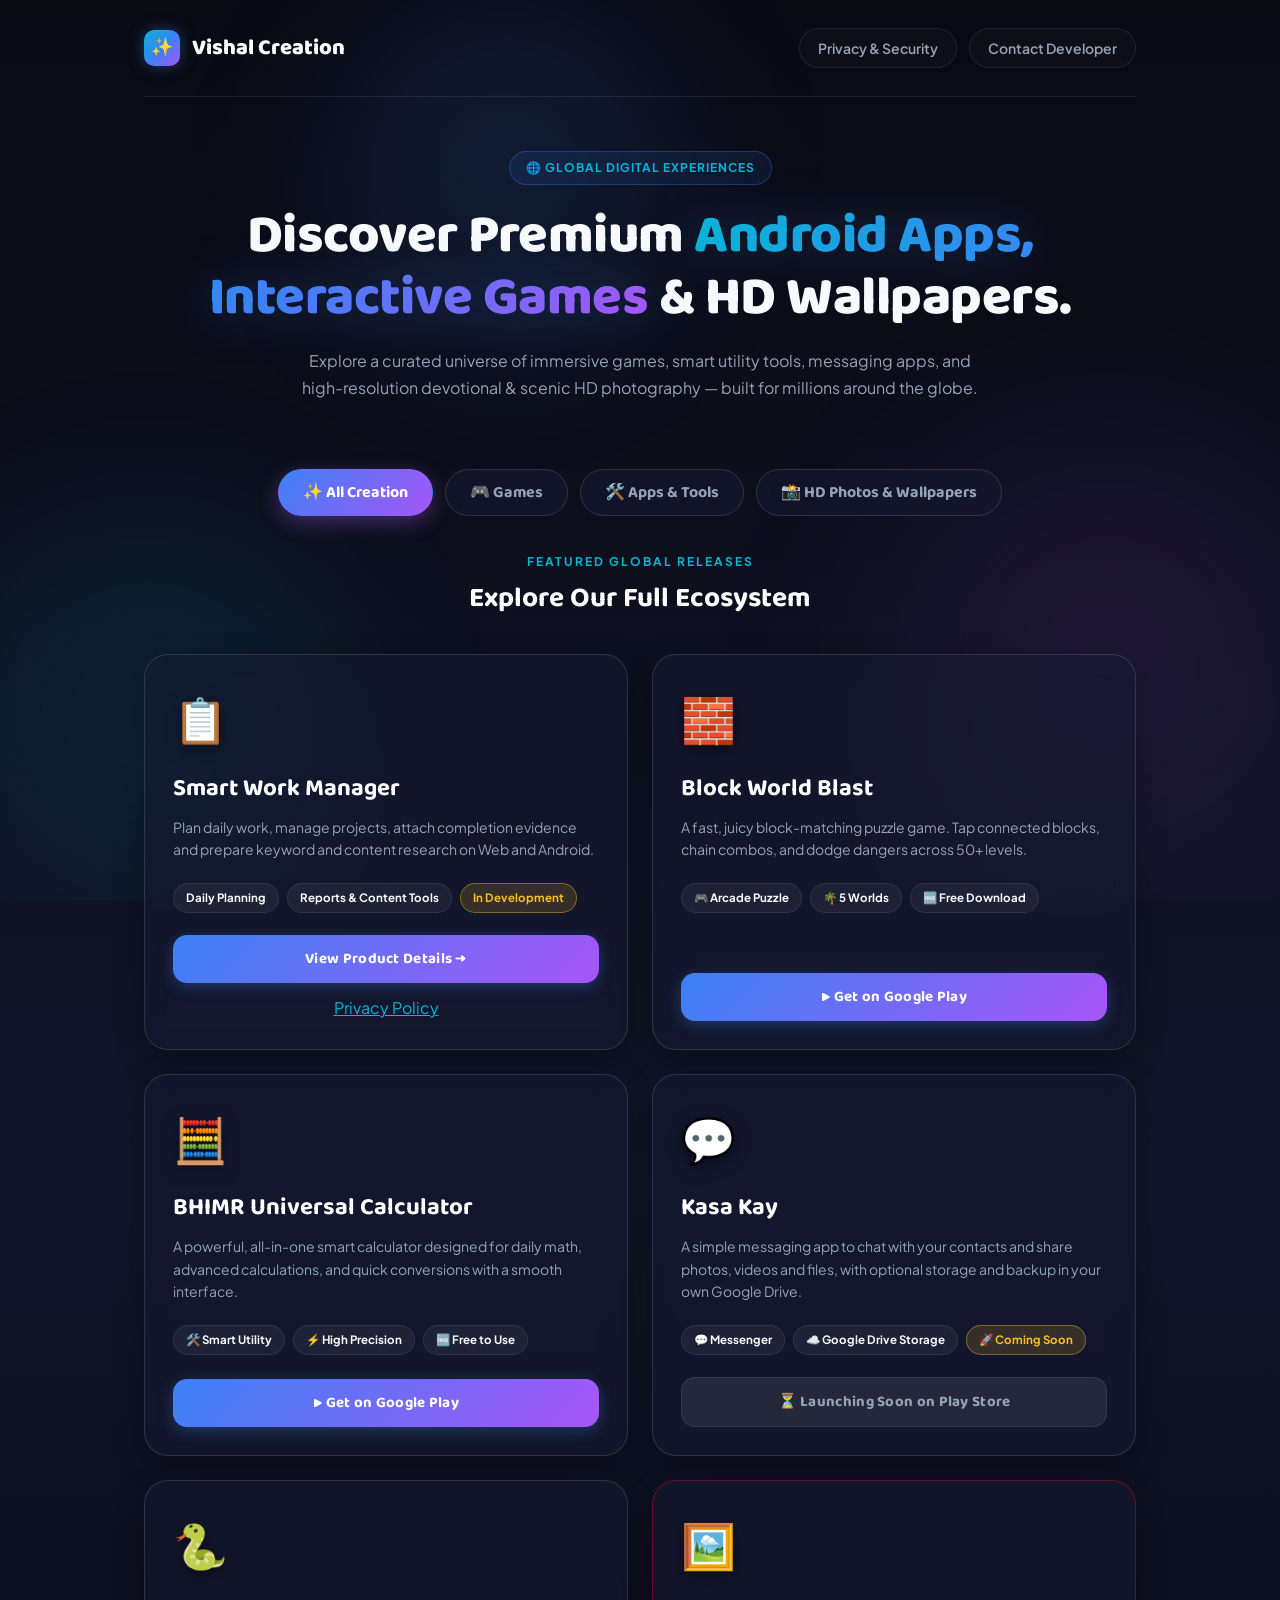
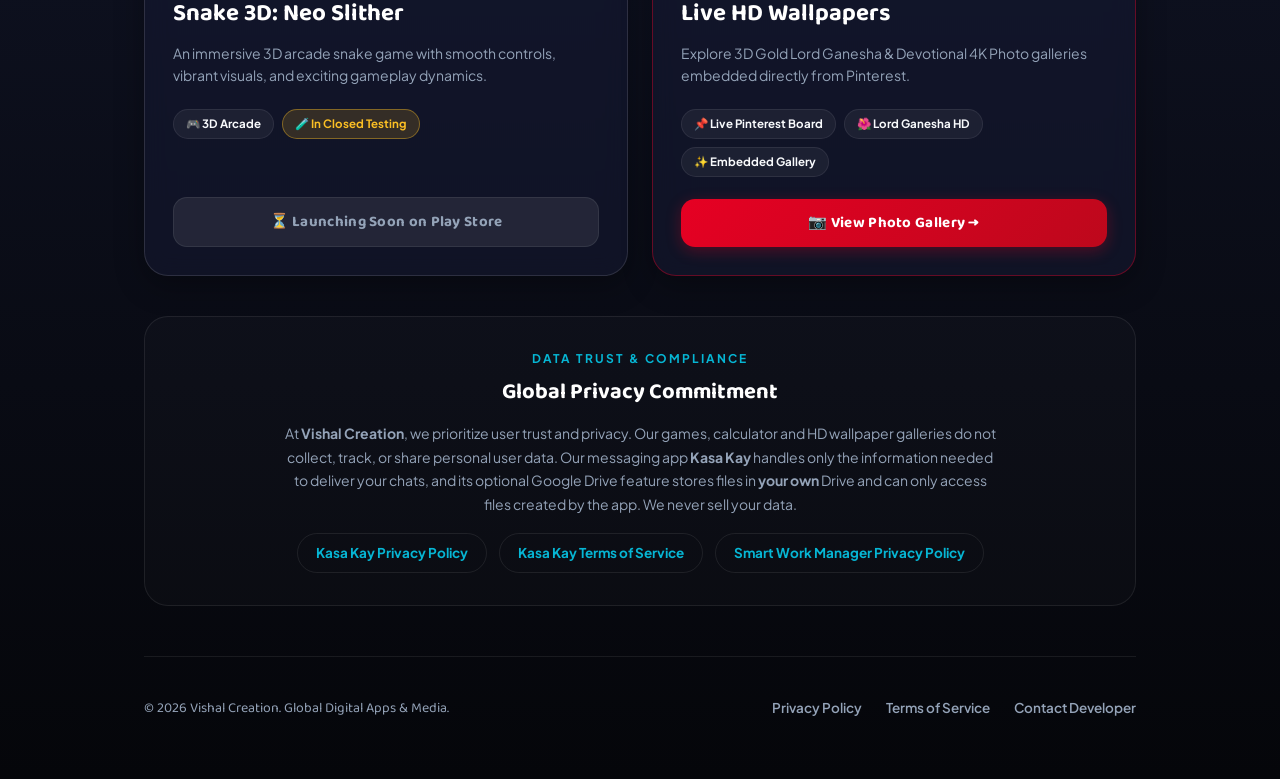
<file: index.html>
<!DOCTYPE html>
<html lang="en">
<head> 
<meta charset="UTF-8">
<meta name="viewport" content="width=device-width, initial-scale=1.0">
<title>Vishal Creation — Premium Apps, Interactive Games & HD Wallpapers</title>
<meta name="description" content="Explore a curated universe of immersive games, smart utility tools, messaging apps, and high-resolution devotional HD wallpapers created by Vishal Creation. Free on Google Play.">

<!-- Custom Favicon (✨ SVG Dynamic Favicon) -->
<link rel="icon" href="data:image/svg+xml,<svg xmlns=%22http://www.w3.org/2000/svg%22 viewBox=%220 0 100 100%22><text y=%22.9em%22 font-size=%2290%22>✨</text></svg>">

<!-- Pinterest Official JS Script -->
<script async defer src="https://assets.pinterest.com/js/pinit.js"></script>

<style>
@import url('https://fonts.googleapis.com/css2?family=Baloo+2:wght@600;700;800&family=Plus+Jakarta+Sans:wght@400;500;600;700;800&display=swap');

:root{
  --bg-top:#090a12;
  --bg-mid:#111528;
  --bg-bot:#05060a;
  
  --accent-blue:#3b82f6;
  --accent-cyan:#06b6d4;
  --accent-violet:#a855f7;
  --accent-gold:#fbbf24;
  --accent-pinterest:#e60023;
  
  --ink:#f8fafc;
  --muted:#94a3b8;
  --line:rgba(255, 255, 255, 0.08);
  --glass-bg:rgba(22, 27, 51, 0.55);
  --glass-border:rgba(255, 255, 255, 0.12);
}

*{margin:0;padding:0;box-sizing:border-box;}
html{scroll-behavior:smooth;}

body{
  font-family:'Plus Jakarta Sans', sans-serif;
  color:var(--ink);
  background:linear-gradient(180deg, var(--bg-top) 0%, var(--bg-mid) 50%, var(--bg-bot) 100%);
  min-height:100vh;
  overflow-x:hidden;
  line-height:1.6;
}

.nebula-glow{
  position:fixed; inset:0; z-index:0; pointer-events:none; overflow:hidden;
}
.glow-1{
  position:absolute; top:-10%; left:20%; width:500px; height:500px;
  background:radial-gradient(circle, rgba(59,130,246,0.18) 0%, rgba(0,0,0,0) 70%);
  filter:blur(60px); animation:pulse 12s infinite alternate ease-in-out;
}
.glow-2{
  position:absolute; top:40%; right:-10%; width:600px; height:600px;
  background:radial-gradient(circle, rgba(168,85,247,0.15) 0%, rgba(0,0,0,0) 70%);
  filter:blur(80px); animation:pulse 16s infinite alternate ease-in-out;
}
.glow-3{
  position:absolute; bottom:-10%; left:-10%; width:550px; height:550px;
  background:radial-gradient(circle, rgba(6,182,212,0.14) 0%, rgba(0,0,0,0) 70%);
  filter:blur(70px);
}

@keyframes pulse{
  0%{ transform:scale(1) translateY(0); opacity:0.7; }
  100%{ transform:scale(1.2) translateY(-30px); opacity:1; }
}

.wrap{ position:relative; z-index:1; max-width:1040px; margin:0 auto; padding:0 24px; }

nav{ display:flex; align-items:center; justify-content:space-between; padding:28px 0; border-bottom:1px solid var(--line); }
.brand{ display:flex; align-items:center; gap:12px; font-family:'Baloo 2', cursive; font-weight:800; font-size:22px; color:#fff; text-decoration:none; }
.brand .tile{
  width:36px; height:36px; border-radius:10px;
  background:linear-gradient(135deg, var(--accent-cyan), var(--accent-blue), var(--accent-violet));
  box-shadow:0 0 16px rgba(59,130,246,0.4);
  display:flex; align-items:center; justify-content:center; font-size:18px;
}
.nav-links{ display:flex; gap:12px; }
nav a.nav-link{
  color:var(--muted); text-decoration:none; font-size:14px; font-weight:600;
  border:1px solid var(--line); padding:8px 18px; border-radius:100px;
  background:rgba(255,255,255,0.02);
  transition:all .25s ease;
}
nav a.nav-link:hover{ border-color:var(--accent-cyan); color:#fff; box-shadow:0 0 12px rgba(6,182,212,0.25); }

.hero{ padding:54px 0 36px; text-align:center; }
.hero-badge{
  display:inline-flex; align-items:center; gap:8px;
  padding:6px 16px; border-radius:100px; font-size:12px; font-weight:700;
  letter-spacing:1px; text-transform:uppercase;
  background:rgba(59,130,246,0.1); border:1px solid rgba(59,130,246,0.3);
  color:var(--accent-cyan); margin-bottom:20px;
}
h1{
  font-family:'Baloo 2', cursive; font-weight:800; letter-spacing:-0.5px;
  font-size:clamp(32px, 5.5vw, 54px); line-height:1.15; margin-bottom:18px;
}
h1 .glow-word{
  background:linear-gradient(120deg, var(--accent-cyan), var(--accent-blue), var(--accent-violet));
  -webkit-background-clip:text; background-clip:text; -webkit-text-fill-color:transparent;
  filter:drop-shadow(0 0 25px rgba(59,130,246,0.3));
}
.lede{ font-size:16px; color:var(--muted); max-width:680px; margin:0 auto 32px; font-weight:400; line-height:1.7; }

.category-nav{
  display:flex; justify-content:center; gap:12px; flex-wrap:wrap; margin-bottom:36px;
}
.cat-btn{
  font-family:'Baloo 2', cursive; font-size:16px; font-weight:700;
  padding:10px 24px; border-radius:100px; border:1px solid var(--glass-border);
  background:var(--glass-bg); color:var(--muted); cursor:pointer;
  backdrop-filter:blur(10px); transition:all 0.25s ease; display:flex; align-items:center; gap:8px;
}
.cat-btn:hover{ border-color:var(--accent-blue); color:#fff; transform:translateY(-2px); }
.cat-btn.active{
  background:linear-gradient(135deg, var(--accent-blue), var(--accent-violet));
  color:#fff; border-color:transparent;
  box-shadow:0 6px 20px rgba(168,85,247,0.35);
}

.tab-content{ display:none; }
.tab-content.active{ display:block; animation:fadeIn 0.35s ease-out; }

@keyframes fadeIn{ from{opacity:0; transform:translateY(12px);} to{opacity:1; transform:translateY(0);} }

.section-head{ text-align:center; margin-bottom:32px; }
.eyebrow{
  font-size:12px; letter-spacing:2px; text-transform:uppercase; font-weight:700;
  color:var(--accent-cyan); margin-bottom:6px;
}
.section-title{ font-family:'Baloo 2', cursive; font-size:28px; font-weight:700; color:#fff; }

.apps-grid{ display:grid; grid-template-columns:1fr 1fr; gap:24px; }
.app-card{
  border-radius:24px; padding:28px; border:1px solid var(--glass-border);
  background:var(--glass-bg); backdrop-filter:blur(12px);
  display:flex; flex-direction:column; justify-content:space-between;
  transition:all .25s ease; box-shadow:0 10px 30px rgba(0,0,0,0.3);
}
.app-card:hover{ transform:translateY(-6px); border-color:rgba(59,130,246,0.5); box-shadow:0 15px 35px rgba(59,130,246,0.15); }
.app-icon{ font-size:44px; margin-bottom:16px; filter:drop-shadow(0 4px 8px rgba(0,0,0,0.5)); }
.app-title{ font-family:'Baloo 2', cursive; font-weight:700; font-size:24px; margin-bottom:8px; color:#fff; }
.app-desc{ font-size:14px; color:var(--muted); margin-bottom:22px; line-height:1.6; }

.badges{ display:flex; gap:8px; flex-wrap:wrap; margin-bottom:22px; }
.badge{
  font-size:11.5px; font-weight:700; color:var(--ink);
  background:rgba(255,255,255,0.05); border:1px solid var(--line);
  padding:5px 12px; border-radius:100px;
}
.badge-warning{
  background:rgba(251,191,36,0.15); border-color:rgba(251,191,36,0.4); color:var(--accent-gold);
}

.btn{
  font-family:'Baloo 2', cursive; font-weight:700; font-size:15px;
  padding:12px 22px; border-radius:14px; text-decoration:none; letter-spacing:.3px;
  display:inline-flex; align-items:center; justify-content:center; gap:8px; transition:all .2s ease;
  cursor:pointer; border:none;
}
.btn-primary{
  background:linear-gradient(135deg, var(--accent-blue), var(--accent-violet)); color:#fff;
  box-shadow:0 4px 15px rgba(59,130,246,0.3); width:100%;
}
.btn-primary:hover{ box-shadow:0 6px 20px rgba(168,85,247,0.4); transform:translateY(-2px); }

.btn-disabled{
  background:rgba(255,255,255,0.08); color:var(--muted); border:1px solid var(--line);
  cursor:not-allowed; width:100%;
}
.btn-disabled:hover{ transform:none; box-shadow:none; }

.btn-pinterest{
  background:linear-gradient(135deg, #e60023, #bd081c); color:#fff;
  box-shadow:0 4px 15px rgba(230,0,35,0.3); width:100%;
}
.btn-pinterest:hover{ box-shadow:0 6px 20px rgba(230,0,35,0.5); transform:translateY(-2px); }

/* Embedded Pinterest Board Styling */
.pinterest-embed-grid {
  display: flex;
  justify-content: center;
  gap: 24px;
  flex-wrap: wrap;
}
.pinterest-card {
  border-radius: 20px;
  padding: 16px;
  background: var(--glass-bg);
  border: 1px solid var(--glass-border);
  backdrop-filter: blur(12px);
  text-align: center;
}

.privacy-card{
  border-radius:24px; padding:32px; border:1px solid var(--line);
  background:rgba(255,255,255,0.02); text-align:center; margin-top:20px;
}
.privacy-links{ margin-top:16px; display:flex; gap:12px; justify-content:center; flex-wrap:wrap; }
.privacy-links a{
  color:var(--accent-cyan); text-decoration:none; font-size:13.5px; font-weight:700;
  border:1px solid var(--line); padding:8px 18px; border-radius:100px;
}
.privacy-links a:hover{ border-color:var(--accent-cyan); }
footer{
  padding:40px 0 60px; border-top:1px solid var(--line); margin-top:50px;
  display:flex; justify-content:space-between; align-items:center; flex-wrap:wrap; gap:16px;
}
.foot-brand{ font-size:14px; color:var(--muted); font-family:'Baloo 2', cursive; }
.foot-links{ display:flex; gap:24px; flex-wrap:wrap; }
.foot-links a{ color:var(--muted); text-decoration:none; font-size:13.5px; font-weight:600; transition:color .2s; }
.foot-links a:hover{ color:var(--accent-cyan); }

@media (max-width:768px){
  .apps-grid{ grid-template-columns:1fr; }
  nav{ flex-direction:column; gap:16px; text-align:center; }
}
</style>
</head>
<body>

<div class="nebula-glow">
  <div class="glow-1"></div>
  <div class="glow-2"></div>
  <div class="glow-3"></div>
</div>

<div class="wrap">

  <nav>
    <a href="/" class="brand">
      <span class="tile">✨</span>
      Vishal Creation
    </a>
    <div class="nav-links">
      <a class="nav-link" href="#privacy">Privacy & Security</a>
      <a class="nav-link" href="mailto:vishalmsk5@gmail.com">Contact Developer</a>
    </div>
  </nav>

  <section class="hero">
    <div class="hero-badge">🌐 Global Digital Experiences</div>
    <h1>Discover Premium <span class="glow-word">Android Apps, Interactive Games</span> & HD Wallpapers.</h1>
    <p class="lede">Explore a curated universe of immersive games, smart utility tools, messaging apps, and high-resolution devotional & scenic HD photography — built for millions around the globe.</p>
  </section>

  <div class="category-nav">
    <button class="cat-btn active" onclick="switchTab('all', this)">✨ All Creation</button>
    <button class="cat-btn" onclick="switchTab('games', this)">🎮 Games</button>
    <button class="cat-btn" onclick="switchTab('tools', this)">🛠️ Apps & Tools</button>
    <button class="cat-btn" onclick="switchTab('photos', this)">📸 HD Photos & Wallpapers</button>
  </div>

  <!-- Tab 1: All Creation -->
  <div id="all-tab" class="tab-content active">
    <section style="margin-bottom: 40px;">
      <div class="section-head">
        <div class="eyebrow">Featured Global Releases</div>
        <div class="section-title">Explore Our Full Ecosystem</div>
      </div>

      <div class="apps-grid">
        <!-- Smart Work Manager: opens its own product page -->
        <article class="app-card">
          <div><div class="app-icon" aria-hidden="true">📋</div><h2 class="app-title"><a href="/smart-work-manager/" style="color:inherit;text-decoration:none">Smart Work Manager</a></h2><p class="app-desc">Plan daily work, manage projects, attach completion evidence and prepare keyword and content research on Web and Android.</p><div class="badges"><span class="badge">Daily Planning</span><span class="badge">Reports &amp; Content Tools</span><span class="badge badge-warning">In Development</span></div></div>
          <a class="btn btn-primary" href="/smart-work-manager/">View Product Details →</a>
          <a href="/smart-work-manager/privacy-policy.html" style="color:var(--accent-cyan);text-align:center;margin-top:12px">Privacy Policy</a>
        </article>

        <div class="app-card">
          <div>
            <div class="app-icon">🧱</div>
            <div class="app-title">Block World Blast</div>
            <p class="app-desc">A fast, juicy block-matching puzzle game. Tap connected blocks, chain combos, and dodge dangers across 50+ levels.</p>
            <div class="badges">
              <span class="badge">🎮 Arcade Puzzle</span>
              <span class="badge">🌴 5 Worlds</span>
              <span class="badge">🆓 Free Download</span>
            </div>
          </div>
          <a class="btn btn-primary" href="https://play.google.com/store/apps/details?id=com.blockworldblast.game" target="_blank" rel="noopener">▶ Get on Google Play</a>
        </div>

        <div class="app-card">
          <div>
            <div class="app-icon">🧮</div>
            <div class="app-title">BHIMR Universal Calculator</div>
            <p class="app-desc">A powerful, all-in-one smart calculator designed for daily math, advanced calculations, and quick conversions with a smooth interface.</p>
            <div class="badges">
              <span class="badge">🛠️ Smart Utility</span>
              <span class="badge">⚡ High Precision</span>
              <span class="badge">🆓 Free to Use</span>
            </div>
          </div>
          <a class="btn btn-primary" href="https://play.google.com/store/apps/details?id=com.bhimcalculator.app" target="_blank" rel="noopener">▶ Get on Google Play</a>
        </div>

        <!-- Kasa Kay Messenger -->
        <div class="app-card">
          <div>
            <div class="app-icon">💬</div>
            <div class="app-title">Kasa Kay</div>
            <p class="app-desc">A simple messaging app to chat with your contacts and share photos, videos and files, with optional storage and backup in your own Google Drive.</p>
            <div class="badges">
              <span class="badge">💬 Messenger</span>
              <span class="badge">☁️ Google Drive Storage</span>
              <span class="badge badge-warning">🚀 Coming Soon</span>
            </div>
          </div>
          <!-- Play Store var public zalyavar 'btn-primary' ani Play Store link activate kara -->
          <button class="btn btn-disabled" onclick="alert('Kasa Kay will be available on Google Play soon!')">⏳ Launching Soon on Play Store</button>
        </div>

        <!-- Snake 3D Game (Status: Closed Testing / Coming Soon for Public) -->
        <div class="app-card">
          <div>
            <div class="app-icon">🐍</div>
            <div class="app-title">Snake 3D: Neo Slither</div>
            <p class="app-desc">An immersive 3D arcade snake game with smooth controls, vibrant visuals, and exciting gameplay dynamics.</p>
            <div class="badges">
              <span class="badge">🎮 3D Arcade</span>
              <span class="badge badge-warning">🧪 In Closed Testing</span>
            </div>
          </div>
          <!-- Public launch chya nantar 'btn-primary' ani Play Store link activate kara -->
          <button class="btn btn-disabled" onclick="alert('Snake 3D: Neo Slither is currently in closed testing track and will be released publicly soon!')">⏳ Launching Soon on Play Store</button>
        </div>

        <div class="app-card" style="border-color: rgba(230,0,35,0.4);">
          <div>
            <div class="app-icon">🖼️</div>
            <div class="app-title">Live HD Wallpapers</div>
            <p class="app-desc">Explore 3D Gold Lord Ganesha & Devotional 4K Photo galleries embedded directly from Pinterest.</p>
            <div class="badges">
              <span class="badge">📌 Live Pinterest Board</span>
              <span class="badge">🌺 Lord Ganesha HD</span>
              <span class="badge">✨ Embedded Gallery</span>
            </div>
          </div>
          <button class="btn btn-pinterest" onclick="switchToPhotosTab()">📷 View Photo Gallery →</button>
        </div>
      </div>
    </section>
  </div>

  <!-- Tab 2: Games -->
  <div id="games-tab" class="tab-content">
    <section style="margin-bottom: 40px;">
      <div class="section-head">
        <div class="eyebrow">Interactive Gaming Hub</div>
        <div class="section-title">Android Games</div>
      </div>
      
      <div class="apps-grid">
        <div class="app-card">
          <div>
            <div class="app-icon">🧱</div>
            <div class="app-title">Block World Blast</div>
            <p class="app-desc">A fast, juicy block-matching puzzle game. Tap connected blocks, chain combos, and dodge dangers across 50+ levels.</p>
            <div class="badges">
              <span class="badge">🌴 5 Worlds</span>
              <span class="badge">🎯 Daily Challenge</span>
              <span class="badge">🆓 Free to Play</span>
            </div>
          </div>
          <a class="btn btn-primary" href="https://play.google.com/store/apps/details?id=com.blockworldblast.game" target="_blank" rel="noopener">▶ Get on Google Play</a>
        </div>

        <!-- Snake 3D Game -->
        <div class="app-card">
          <div>
            <div class="app-icon">🐍</div>
            <div class="app-title">Snake 3D: Neo Slither</div>
            <p class="app-desc">An immersive 3D arcade snake game with smooth controls, vibrant visuals, and exciting gameplay dynamics.</p>
            <div class="badges">
              <span class="badge">🎮 3D Arcade</span>
              <span class="badge badge-warning">⏳ Coming Soon</span>
            </div>
          </div>
          <button class="btn btn-disabled" onclick="alert('Snake 3D: Neo Slither is currently in closed testing track and will be released publicly soon!')">⏳ Launching Soon on Play Store</button>
        </div>
      </div>
    </section>
  </div>

  <!-- Tab 3: Apps & Tools -->
  <div id="tools-tab" class="tab-content">
    <section style="margin-bottom: 40px;">
      <div class="section-head">
        <div class="eyebrow">Productivity & Communication</div>
        <div class="section-title">Apps & Smart Tools</div>
      </div>
      
      <div class="apps-grid">
        <!-- Smart Work Manager: opens its own product page -->
        <article class="app-card">
          <div><div class="app-icon" aria-hidden="true">📋</div><h2 class="app-title"><a href="/smart-work-manager/" style="color:inherit;text-decoration:none">Smart Work Manager</a></h2><p class="app-desc">Plan daily work, manage projects, attach completion evidence and prepare keyword and content research on Web and Android.</p><div class="badges"><span class="badge">Daily Planning</span><span class="badge">Reports &amp; Content Tools</span><span class="badge badge-warning">In Development</span></div></div>
          <a class="btn btn-primary" href="/smart-work-manager/">View Product Details →</a>
          <a href="/smart-work-manager/privacy-policy.html" style="color:var(--accent-cyan);text-align:center;margin-top:12px">Privacy Policy</a>
        </article>

        <div class="app-card">
          <div>
            <div class="app-icon">🧮</div>
            <div class="app-title">BHIMR Universal Calculator</div>
            <p class="app-desc">A powerful, all-in-one smart calculator designed for daily math, advanced calculations, and quick conversions with a smooth and clean user interface.</p>
            <div class="badges">
              <span class="badge">🔢 Smart Math</span>
              <span class="badge">⚡ Fast & Accurate</span>
              <span class="badge">🆓 Free Utility</span>
            </div>
          </div>
          <a class="btn btn-primary" href="https://play.google.com/store/apps/details?id=com.bhimcalculator.app" target="_blank" rel="noopener">▶ Get on Google Play</a>
        </div>

        <div class="app-card">
          <div>
            <div class="app-icon">💬</div>
            <div class="app-title">Kasa Kay</div>
            <p class="app-desc">A simple messaging app to chat with your contacts and share photos, videos and files, with optional storage and backup in your own Google Drive.</p>
            <div class="badges">
              <span class="badge">💬 Messenger</span>
              <span class="badge">☁️ Google Drive Storage</span>
              <span class="badge badge-warning">🚀 Coming Soon</span>
            </div>
          </div>
          <button class="btn btn-disabled" onclick="alert('Kasa Kay will be available on Google Play soon!')">⏳ Launching Soon on Play Store</button>
        </div>

        <div class="app-card" style="border-style: dashed; background: rgba(255,255,255,0.01);">
          <div>
            <div class="app-icon">🚀</div>
            <div class="app-title">More Tools Coming Soon</div>
            <p class="app-desc">We are actively developing new utility applications and smart everyday productivity tools for global Android users.</p>
            <div class="badges">
              <span class="badge">⚙️ In Development</span>
              <span class="badge">🌟 Stay Tuned</span>
            </div>
          </div>
        </div>
      </div>
    </section>
  </div>

  <!-- Tab 4: Embedded Pinterest Wallpapers -->
  <div id="photos-tab" class="tab-content">
    <section style="margin-bottom: 40px;">
      <div class="section-head">
        <div class="eyebrow">Embedded Galleries</div>
        <div class="section-title">Live Lord Ganesha & Devotional Wallpapers</div>
      </div>

      <div class="pinterest-embed-grid">
        
        <!-- Embedded Board 1: Lord Ganesha HD Wallpapers -->
        <div class="pinterest-card">
          <h3 style="font-family:'Baloo 2', cursive; margin-bottom:12px; color:#fff;">🌺 Lord Ganesha HD Wallpapers</h3>
          <a data-pin-do="embedBoard" 
             data-pin-board-width="380" 
             data-pin-scale-height="400" 
             data-pin-scale-width="120" 
             href="https://www.pinterest.com/vishalmsk5/lord-ganesha-hd-wallpapers/">
          </a>
        </div>

        <!-- Embedded Board 2: Hanuman HD Photos -->
        <div class="pinterest-card">
          <h3 style="font-family:'Baloo 2', cursive; margin-bottom:12px; color:#fff;">🚩 Hanuman HD Photos</h3>
          <a data-pin-do="embedBoard" 
             data-pin-board-width="380" 
             data-pin-scale-height="400" 
             data-pin-scale-width="120" 
             href="https://www.pinterest.com/vishalmsk5/hanuman/">
          </a>
        </div>

      </div>

      <div style="text-align:center; margin-top:30px; color:var(--muted); font-size:14px; font-weight:600;">
        ✨ HD Divine Wallpapers loaded dynamically straight from Pinterest!
      </div>
    </section>
  </div>

  <section class="privacy-card" id="privacy">
    <div class="eyebrow">Data Trust & Compliance</div>
    <div class="section-title" style="font-size:22px; margin-bottom:12px;">Global Privacy Commitment</div>
    <p style="color: var(--muted); max-width: 720px; margin: 0 auto; font-size:14px; line-height:1.7;">
      At <strong>Vishal Creation</strong>, we prioritize user trust and privacy. Our games, calculator and HD wallpaper galleries do not collect, track, or share personal user data. Our messaging app <strong>Kasa Kay</strong> handles only the information needed to deliver your chats, and its optional Google Drive feature stores files in <strong>your own</strong> Drive and can only access files created by the app. We never sell your data.
    </p>
    <div class="privacy-links">
      <a href="/privacy-kasa-kay.html">Kasa Kay Privacy Policy</a>
      <a href="/terms-kasa-kay.html">Kasa Kay Terms of Service</a>
      <a href="/smart-work-manager/privacy-policy.html">Smart Work Manager Privacy Policy</a>
    </div>
  </section>
    
  <footer>
    <div class="foot-brand">© 2026 Vishal Creation. Global Digital Apps & Media.</div>
    <div class="foot-links">
      <a href="/privacy-kasa-kay.html">Privacy Policy</a>
      <a href="/terms-kasa-kay.html">Terms of Service</a>
      <a href="mailto:vishalmsk5@gmail.com">Contact Developer</a>
    </div>
  </footer>

</div>

<script>
  function switchTab(tabName, btn) {
    document.querySelectorAll('.tab-content').forEach(tab => {
      tab.classList.remove('active');
    });
    document.querySelectorAll('.cat-btn').forEach(b => {
      b.classList.remove('active');
    });

    const selectedTab = document.getElementById(tabName + '-tab');
    if(selectedTab){
      selectedTab.classList.add('active');
    }
    
    if(btn){
      btn.classList.add('active');
    }
  }

  function switchToPhotosTab() {
    const photoBtn = document.querySelectorAll('.cat-btn')[3];
    switchTab('photos', photoBtn);
  }
</script>

</body>
</html>
</file>
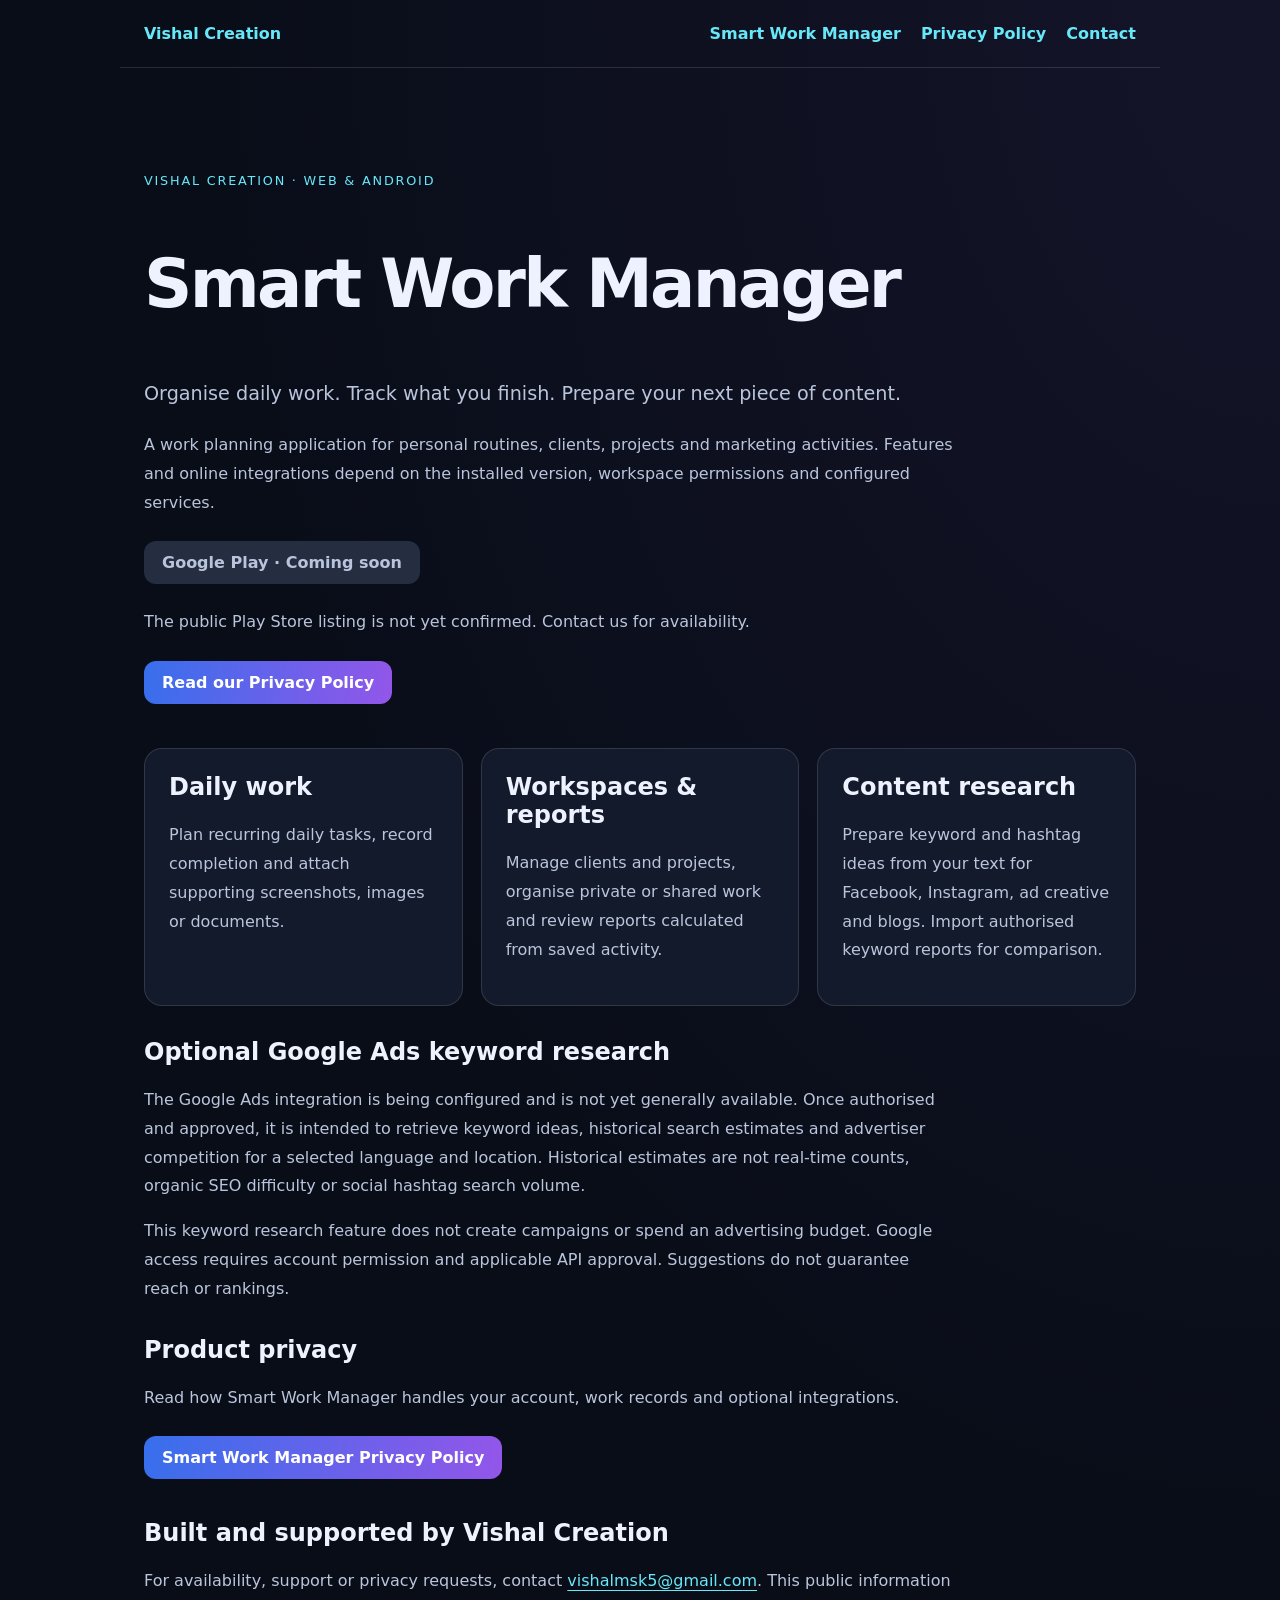
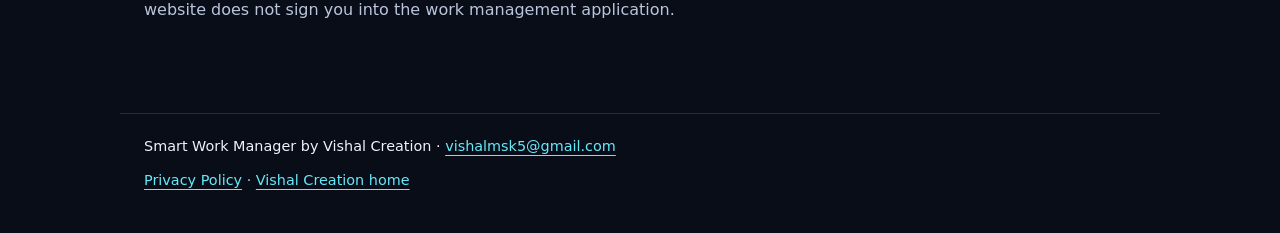
<file: smart-work-manager/index.html>
<!doctype html>
<html lang="en"><head><meta charset="utf-8"><meta name="viewport" content="width=device-width,initial-scale=1"><title>Smart Work Manager | Vishal Creation</title><meta name="description" content="Plan daily work, track completion and prepare content research with Smart Work Manager for Web and Android."><link rel="stylesheet" href="./styles.css"><link rel="canonical" href="https://vishalcreation.online/smart-work-manager/"></head><body><header><a href="/">Vishal Creation</a><nav aria-label="Main"><a href="./">Smart Work Manager</a><a href="./privacy-policy.html">Privacy Policy</a><a href="mailto:vishalmsk5@gmail.com">Contact</a></nav></header><main><section class="hero"><p class="eyebrow">Vishal Creation · Web &amp; Android</p><h1>Smart Work Manager</h1><p class="lead">Organise daily work. Track what you finish. Prepare your next piece of content.</p><p>A work planning application for personal routines, clients, projects and marketing activities. Features and online integrations depend on the installed version, workspace permissions and configured services.</p><a class="button" id="play-store-link" hidden target="_blank" rel="noopener noreferrer">Get on Google Play</a><span class="button" id="play-store-pending" aria-disabled="true">Google Play · Coming soon</span><p id="play-store-status">The public Play Store listing is not yet confirmed. Contact us for availability.</p><a class="button" href="./privacy-policy.html">Read our Privacy Policy</a></section><section class="grid" aria-label="Application features"><article class="card"><h2>Daily work</h2><p>Plan recurring daily tasks, record completion and attach supporting screenshots, images or documents.</p></article><article class="card"><h2>Workspaces &amp; reports</h2><p>Manage clients and projects, organise private or shared work and review reports calculated from saved activity.</p></article><article class="card"><h2>Content research</h2><p>Prepare keyword and hashtag ideas from your text for Facebook, Instagram, ad creative and blogs. Import authorised keyword reports for comparison.</p></article></section><section><h2>Optional Google Ads keyword research</h2><p>The Google Ads integration is being configured and is not yet generally available. Once authorised and approved, it is intended to retrieve keyword ideas, historical search estimates and advertiser competition for a selected language and location. Historical estimates are not real-time counts, organic SEO difficulty or social hashtag search volume.</p><p>This keyword research feature does not create campaigns or spend an advertising budget. Google access requires account permission and applicable API approval. Suggestions do not guarantee reach or rankings.</p><h2>Product privacy</h2><p>Read how Smart Work Manager handles your account, work records and optional integrations.</p><a class="button" href="./privacy-policy.html">Smart Work Manager Privacy Policy</a><h2>Built and supported by Vishal Creation</h2><p>For availability, support or privacy requests, contact <a href="mailto:vishalmsk5@gmail.com">vishalmsk5@gmail.com</a>. This public information website does not sign you into the work management application.</p></section></main><footer>Smart Work Manager by Vishal Creation · <a href="mailto:vishalmsk5@gmail.com">vishalmsk5@gmail.com</a><p><a href="./privacy-policy.html">Privacy Policy</a> · <a href="/">Vishal Creation home</a></p></footer><script src="./product-config.js"></script><script src="./product-page.js"></script></body></html>
</file>
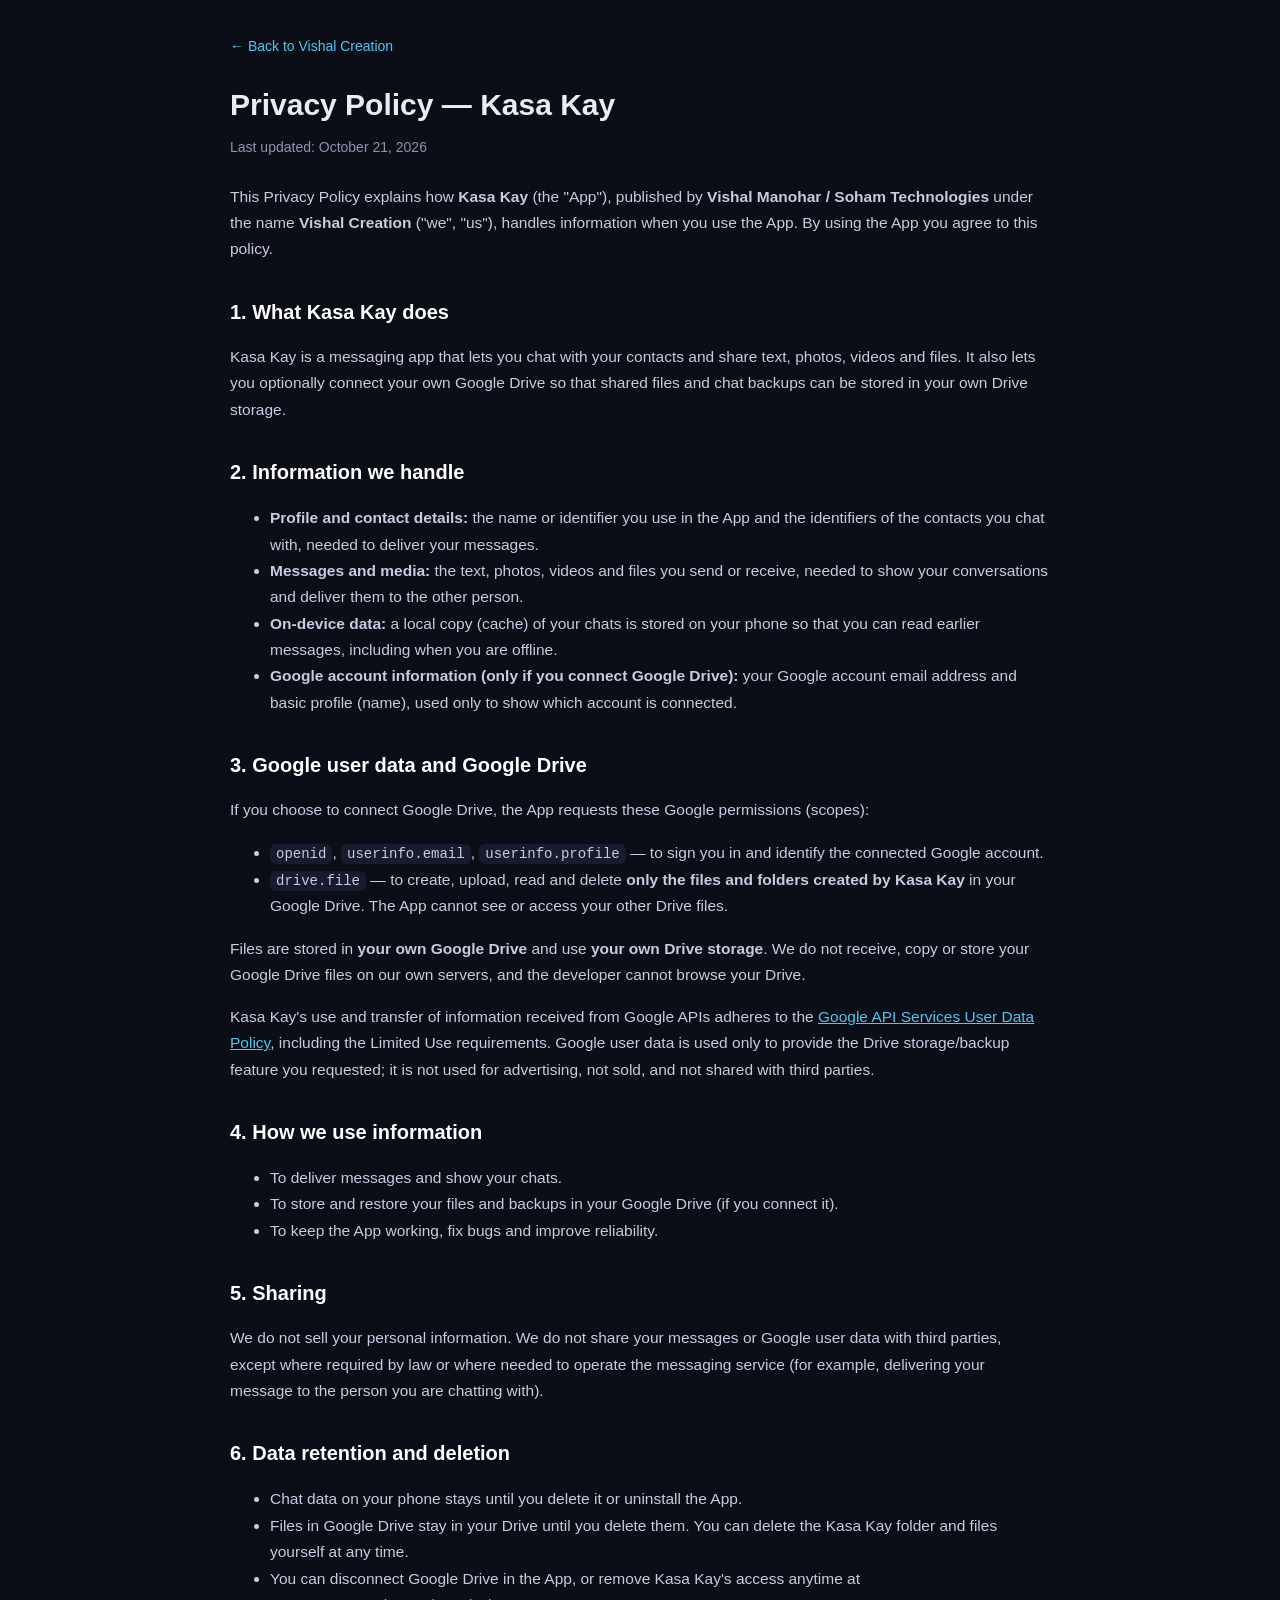
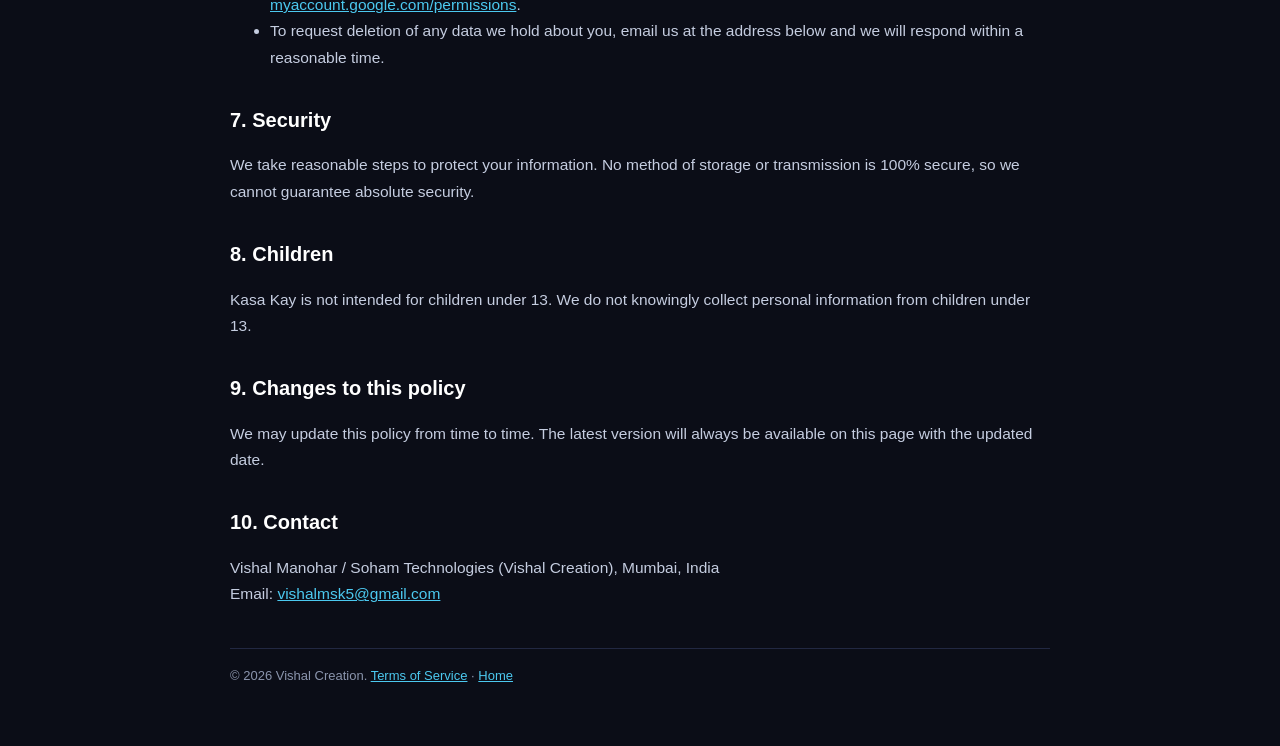
<file: privacy-kasa-kay.html>
<!DOCTYPE html>
<html lang="en">
<head>
<meta charset="UTF-8">
<meta name="viewport" content="width=device-width, initial-scale=1.0">
<title>Privacy Policy — Kasa Kay | Vishal Creation</title>
<meta name="description" content="Privacy Policy for the Kasa Kay messaging app by Vishal Creation / Soham Technologies.">
<style>
  body{font-family:-apple-system,"Segoe UI",Roboto,Arial,sans-serif;background:#0b0d17;color:#e8ecf5;line-height:1.7;margin:0;padding:0}
  .wrap{max-width:820px;margin:0 auto;padding:32px 22px 60px}
  a{color:#4cc9f0}
  h1{font-size:30px;margin:0 0 6px}
  h2{font-size:20px;margin:32px 0 8px;color:#fff}
  p,li{color:#c5cde0;font-size:15.5px}
  .meta{color:#8b95ad;font-size:14px;margin-bottom:24px}
  .back{display:inline-block;margin-bottom:20px;font-size:14px;text-decoration:none}
  code{background:#171b2e;padding:2px 6px;border-radius:6px;font-size:14px}
  footer{margin-top:40px;border-top:1px solid #222842;padding-top:16px;color:#8b95ad;font-size:13px}
</style>
</head>
<body>
<div class="wrap">
  <a class="back" href="/">&larr; Back to Vishal Creation</a>
  <h1>Privacy Policy — Kasa Kay</h1>
  <div class="meta">Last updated: October 21, 2026</div>

  <p>This Privacy Policy explains how <strong>Kasa Kay</strong> (the "App"), published by <strong>Vishal Manohar / Soham Technologies</strong> under the name <strong>Vishal Creation</strong> ("we", "us"), handles information when you use the App. By using the App you agree to this policy.</p>

  <h2>1. What Kasa Kay does</h2>
  <p>Kasa Kay is a messaging app that lets you chat with your contacts and share text, photos, videos and files. It also lets you optionally connect your own Google Drive so that shared files and chat backups can be stored in your own Drive storage.</p>

  <h2>2. Information we handle</h2>
  <ul>
    <li><strong>Profile and contact details:</strong> the name or identifier you use in the App and the identifiers of the contacts you chat with, needed to deliver your messages.</li>
    <li><strong>Messages and media:</strong> the text, photos, videos and files you send or receive, needed to show your conversations and deliver them to the other person.</li>
    <li><strong>On-device data:</strong> a local copy (cache) of your chats is stored on your phone so that you can read earlier messages, including when you are offline.</li>
    <li><strong>Google account information (only if you connect Google Drive):</strong> your Google account email address and basic profile (name), used only to show which account is connected.</li>
  </ul>

  <h2>3. Google user data and Google Drive</h2>
  <p>If you choose to connect Google Drive, the App requests these Google permissions (scopes):</p>
  <ul>
    <li><code>openid</code>, <code>userinfo.email</code>, <code>userinfo.profile</code> — to sign you in and identify the connected Google account.</li>
    <li><code>drive.file</code> — to create, upload, read and delete <strong>only the files and folders created by Kasa Kay</strong> in your Google Drive. The App cannot see or access your other Drive files.</li>
  </ul>
  <p>Files are stored in <strong>your own Google Drive</strong> and use <strong>your own Drive storage</strong>. We do not receive, copy or store your Google Drive files on our own servers, and the developer cannot browse your Drive.</p>
  <p>Kasa Kay's use and transfer of information received from Google APIs adheres to the <a href="https://developers.google.com/terms/api-services-user-data-policy" target="_blank" rel="noopener">Google API Services User Data Policy</a>, including the Limited Use requirements. Google user data is used only to provide the Drive storage/backup feature you requested; it is not used for advertising, not sold, and not shared with third parties.</p>

  <h2>4. How we use information</h2>
  <ul>
    <li>To deliver messages and show your chats.</li>
    <li>To store and restore your files and backups in your Google Drive (if you connect it).</li>
    <li>To keep the App working, fix bugs and improve reliability.</li>
  </ul>

  <h2>5. Sharing</h2>
  <p>We do not sell your personal information. We do not share your messages or Google user data with third parties, except where required by law or where needed to operate the messaging service (for example, delivering your message to the person you are chatting with).</p>

  <h2>6. Data retention and deletion</h2>
  <ul>
    <li>Chat data on your phone stays until you delete it or uninstall the App.</li>
    <li>Files in Google Drive stay in your Drive until you delete them. You can delete the Kasa Kay folder and files yourself at any time.</li>
    <li>You can disconnect Google Drive in the App, or remove Kasa Kay's access anytime at <a href="https://myaccount.google.com/permissions" target="_blank" rel="noopener">myaccount.google.com/permissions</a>.</li>
    <li>To request deletion of any data we hold about you, email us at the address below and we will respond within a reasonable time.</li>
  </ul>

  <h2>7. Security</h2>
  <p>We take reasonable steps to protect your information. No method of storage or transmission is 100% secure, so we cannot guarantee absolute security.</p>

  <h2>8. Children</h2>
  <p>Kasa Kay is not intended for children under 13. We do not knowingly collect personal information from children under 13.</p>

  <h2>9. Changes to this policy</h2>
  <p>We may update this policy from time to time. The latest version will always be available on this page with the updated date.</p>

  <h2>10. Contact</h2>
  <p>Vishal Manohar / Soham Technologies (Vishal Creation), Mumbai, India<br>
  Email: <a href="mailto:vishalmsk5@gmail.com">vishalmsk5@gmail.com</a></p>

  <footer>
    &copy; 2026 Vishal Creation. <a href="/terms-kasa-kay.html">Terms of Service</a> &middot; <a href="/">Home</a>
  </footer>
</div>
</body>
</html>
</file>
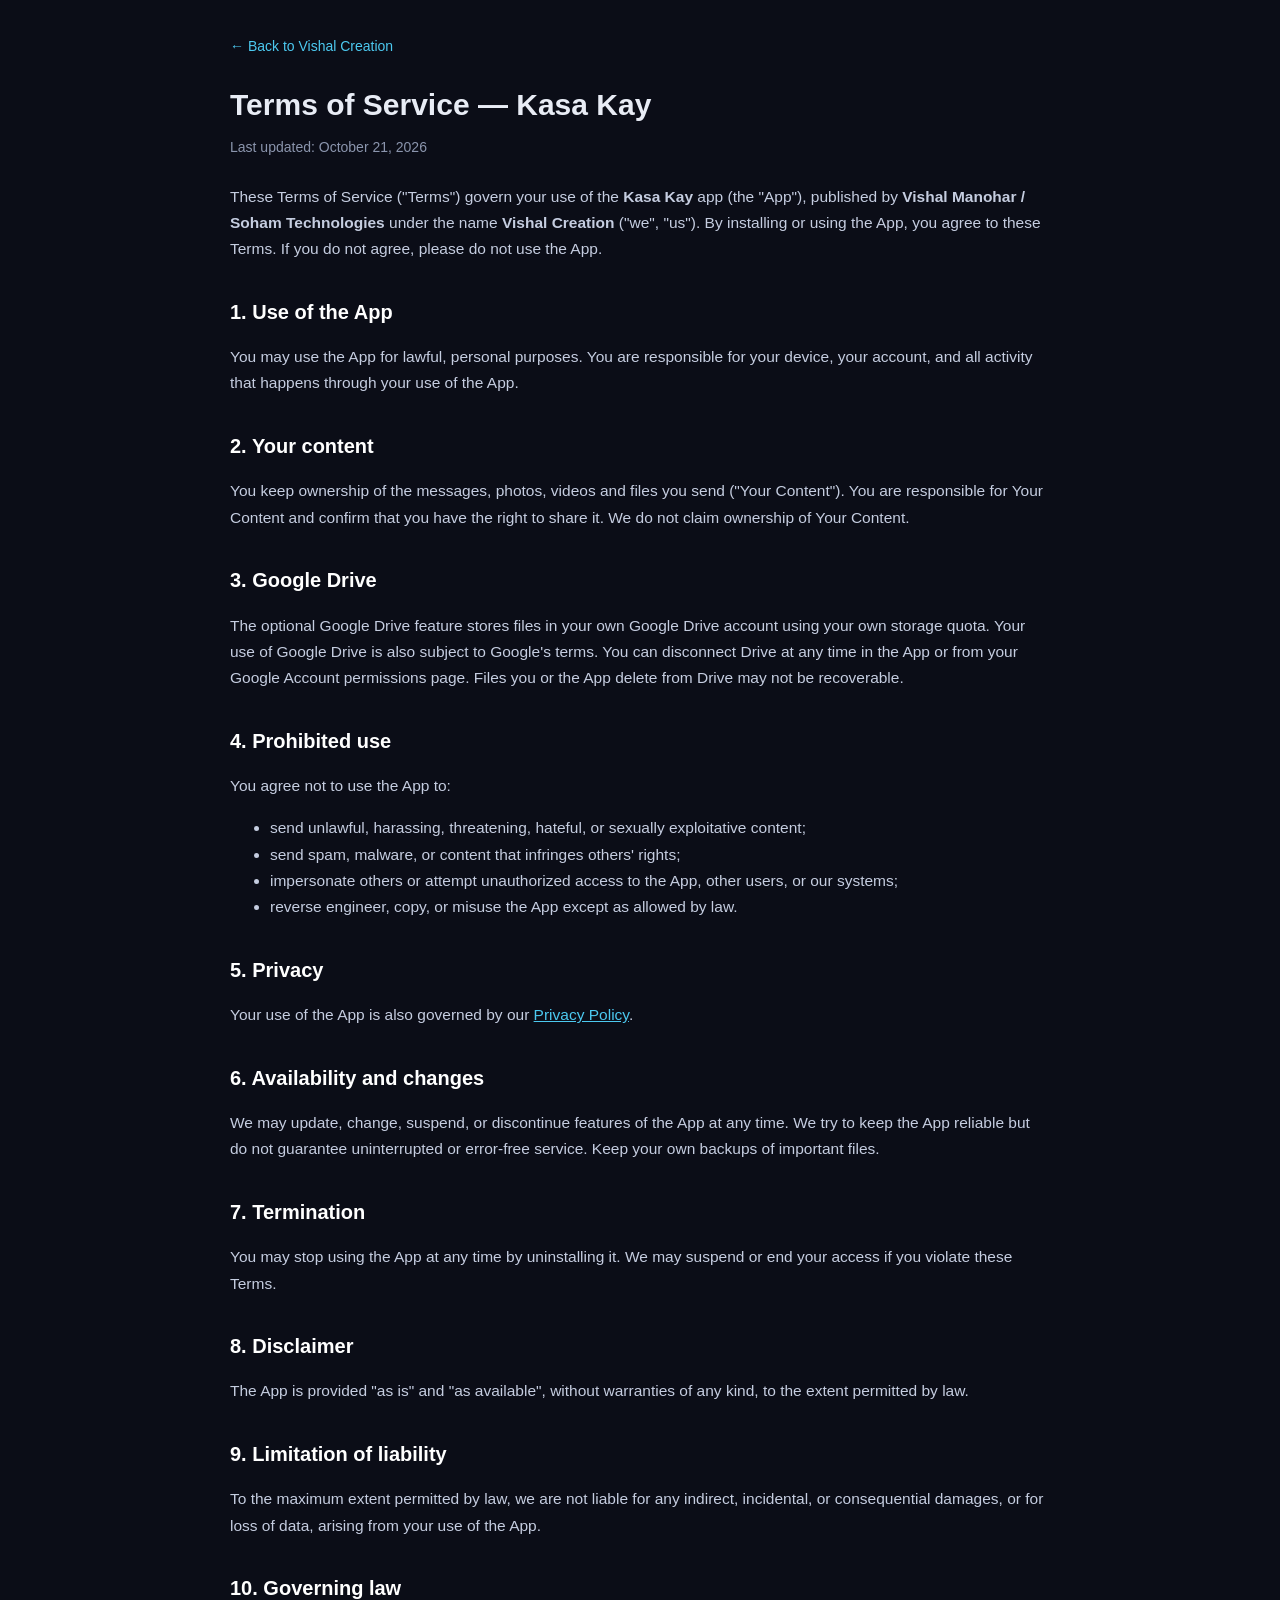
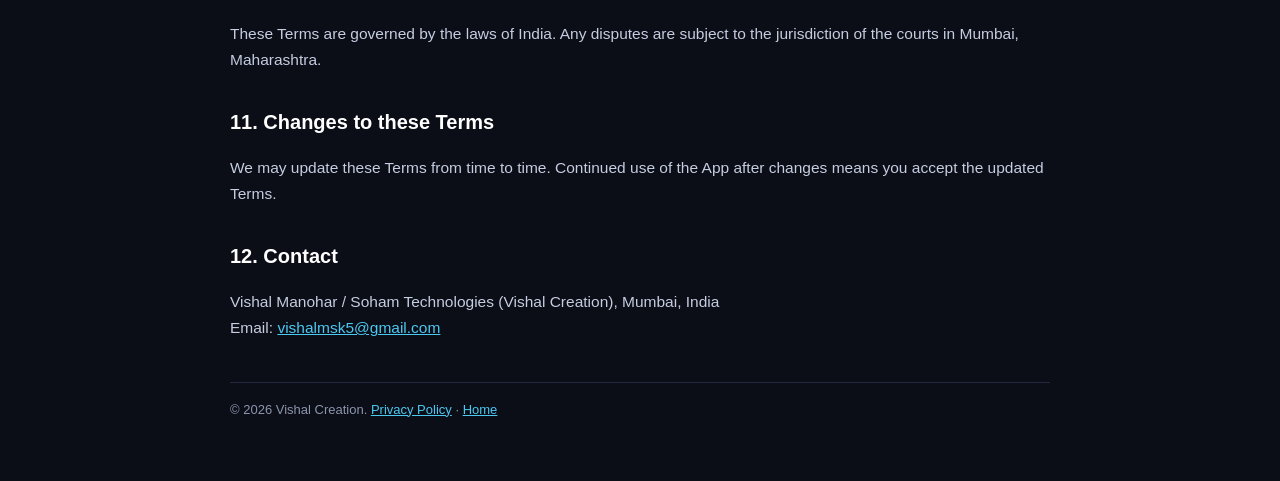
<file: terms-kasa-kay.html>
<!DOCTYPE html>
<html lang="en">
<head>
<meta charset="UTF-8">
<meta name="viewport" content="width=device-width, initial-scale=1.0">
<title>Terms of Service — Kasa Kay | Vishal Creation</title>
<meta name="description" content="Terms of Service for the Kasa Kay messaging app by Vishal Creation / Soham Technologies.">
<style>
  body{font-family:-apple-system,"Segoe UI",Roboto,Arial,sans-serif;background:#0b0d17;color:#e8ecf5;line-height:1.7;margin:0;padding:0}
  .wrap{max-width:820px;margin:0 auto;padding:32px 22px 60px}
  a{color:#4cc9f0}
  h1{font-size:30px;margin:0 0 6px}
  h2{font-size:20px;margin:32px 0 8px;color:#fff}
  p,li{color:#c5cde0;font-size:15.5px}
  .meta{color:#8b95ad;font-size:14px;margin-bottom:24px}
  .back{display:inline-block;margin-bottom:20px;font-size:14px;text-decoration:none}
  footer{margin-top:40px;border-top:1px solid #222842;padding-top:16px;color:#8b95ad;font-size:13px}
</style>
</head>
<body>
<div class="wrap">
  <a class="back" href="/">&larr; Back to Vishal Creation</a>
  <h1>Terms of Service — Kasa Kay</h1>
  <div class="meta">Last updated: October 21, 2026</div>

  <p>These Terms of Service ("Terms") govern your use of the <strong>Kasa Kay</strong> app (the "App"), published by <strong>Vishal Manohar / Soham Technologies</strong> under the name <strong>Vishal Creation</strong> ("we", "us"). By installing or using the App, you agree to these Terms. If you do not agree, please do not use the App.</p>

  <h2>1. Use of the App</h2>
  <p>You may use the App for lawful, personal purposes. You are responsible for your device, your account, and all activity that happens through your use of the App.</p>

  <h2>2. Your content</h2>
  <p>You keep ownership of the messages, photos, videos and files you send ("Your Content"). You are responsible for Your Content and confirm that you have the right to share it. We do not claim ownership of Your Content.</p>

  <h2>3. Google Drive</h2>
  <p>The optional Google Drive feature stores files in your own Google Drive account using your own storage quota. Your use of Google Drive is also subject to Google's terms. You can disconnect Drive at any time in the App or from your Google Account permissions page. Files you or the App delete from Drive may not be recoverable.</p>

  <h2>4. Prohibited use</h2>
  <p>You agree not to use the App to:</p>
  <ul>
    <li>send unlawful, harassing, threatening, hateful, or sexually exploitative content;</li>
    <li>send spam, malware, or content that infringes others' rights;</li>
    <li>impersonate others or attempt unauthorized access to the App, other users, or our systems;</li>
    <li>reverse engineer, copy, or misuse the App except as allowed by law.</li>
  </ul>

  <h2>5. Privacy</h2>
  <p>Your use of the App is also governed by our <a href="/privacy-kasa-kay.html">Privacy Policy</a>.</p>

  <h2>6. Availability and changes</h2>
  <p>We may update, change, suspend, or discontinue features of the App at any time. We try to keep the App reliable but do not guarantee uninterrupted or error-free service. Keep your own backups of important files.</p>

  <h2>7. Termination</h2>
  <p>You may stop using the App at any time by uninstalling it. We may suspend or end your access if you violate these Terms.</p>

  <h2>8. Disclaimer</h2>
  <p>The App is provided "as is" and "as available", without warranties of any kind, to the extent permitted by law.</p>

  <h2>9. Limitation of liability</h2>
  <p>To the maximum extent permitted by law, we are not liable for any indirect, incidental, or consequential damages, or for loss of data, arising from your use of the App.</p>

  <h2>10. Governing law</h2>
  <p>These Terms are governed by the laws of India. Any disputes are subject to the jurisdiction of the courts in Mumbai, Maharashtra.</p>

  <h2>11. Changes to these Terms</h2>
  <p>We may update these Terms from time to time. Continued use of the App after changes means you accept the updated Terms.</p>

  <h2>12. Contact</h2>
  <p>Vishal Manohar / Soham Technologies (Vishal Creation), Mumbai, India<br>
  Email: <a href="mailto:vishalmsk5@gmail.com">vishalmsk5@gmail.com</a></p>

  <footer>
    &copy; 2026 Vishal Creation. <a href="/privacy-kasa-kay.html">Privacy Policy</a> &middot; <a href="/">Home</a>
  </footer>
</div>
</body>
</html>
</file>
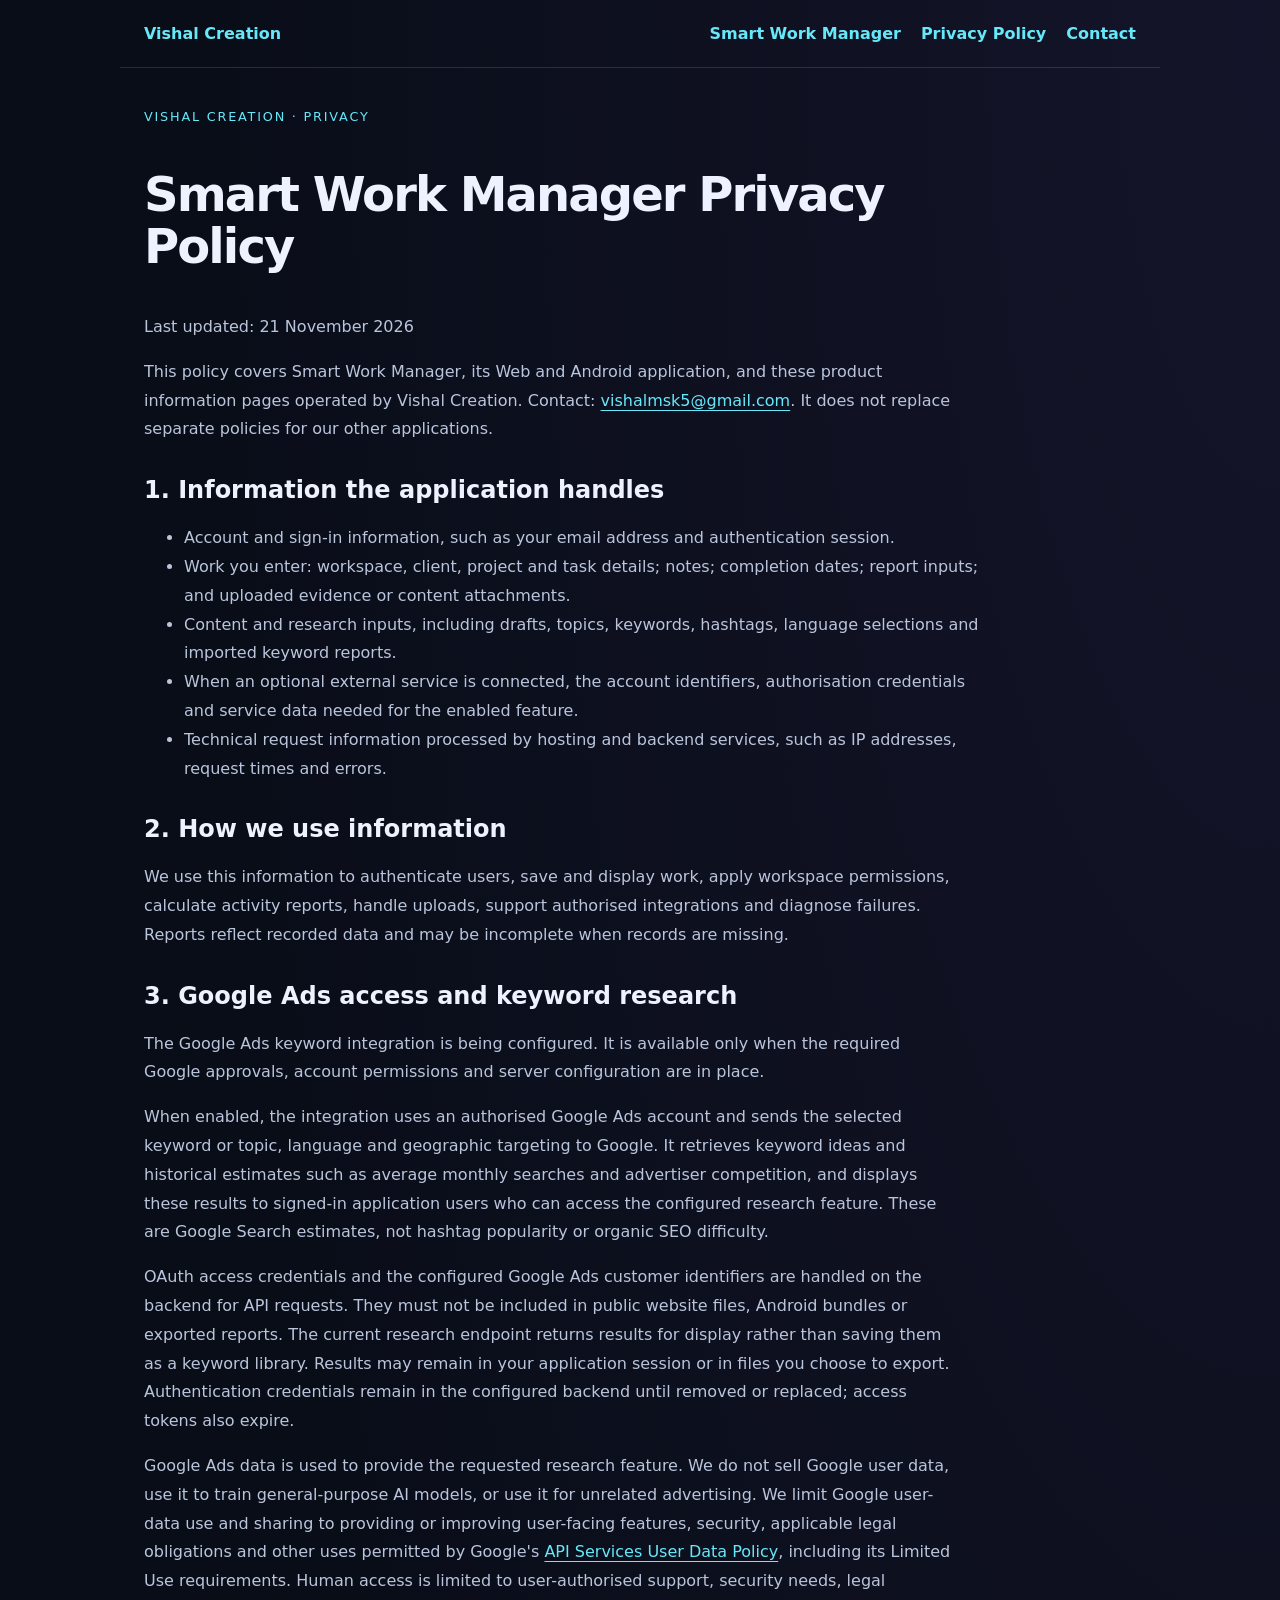
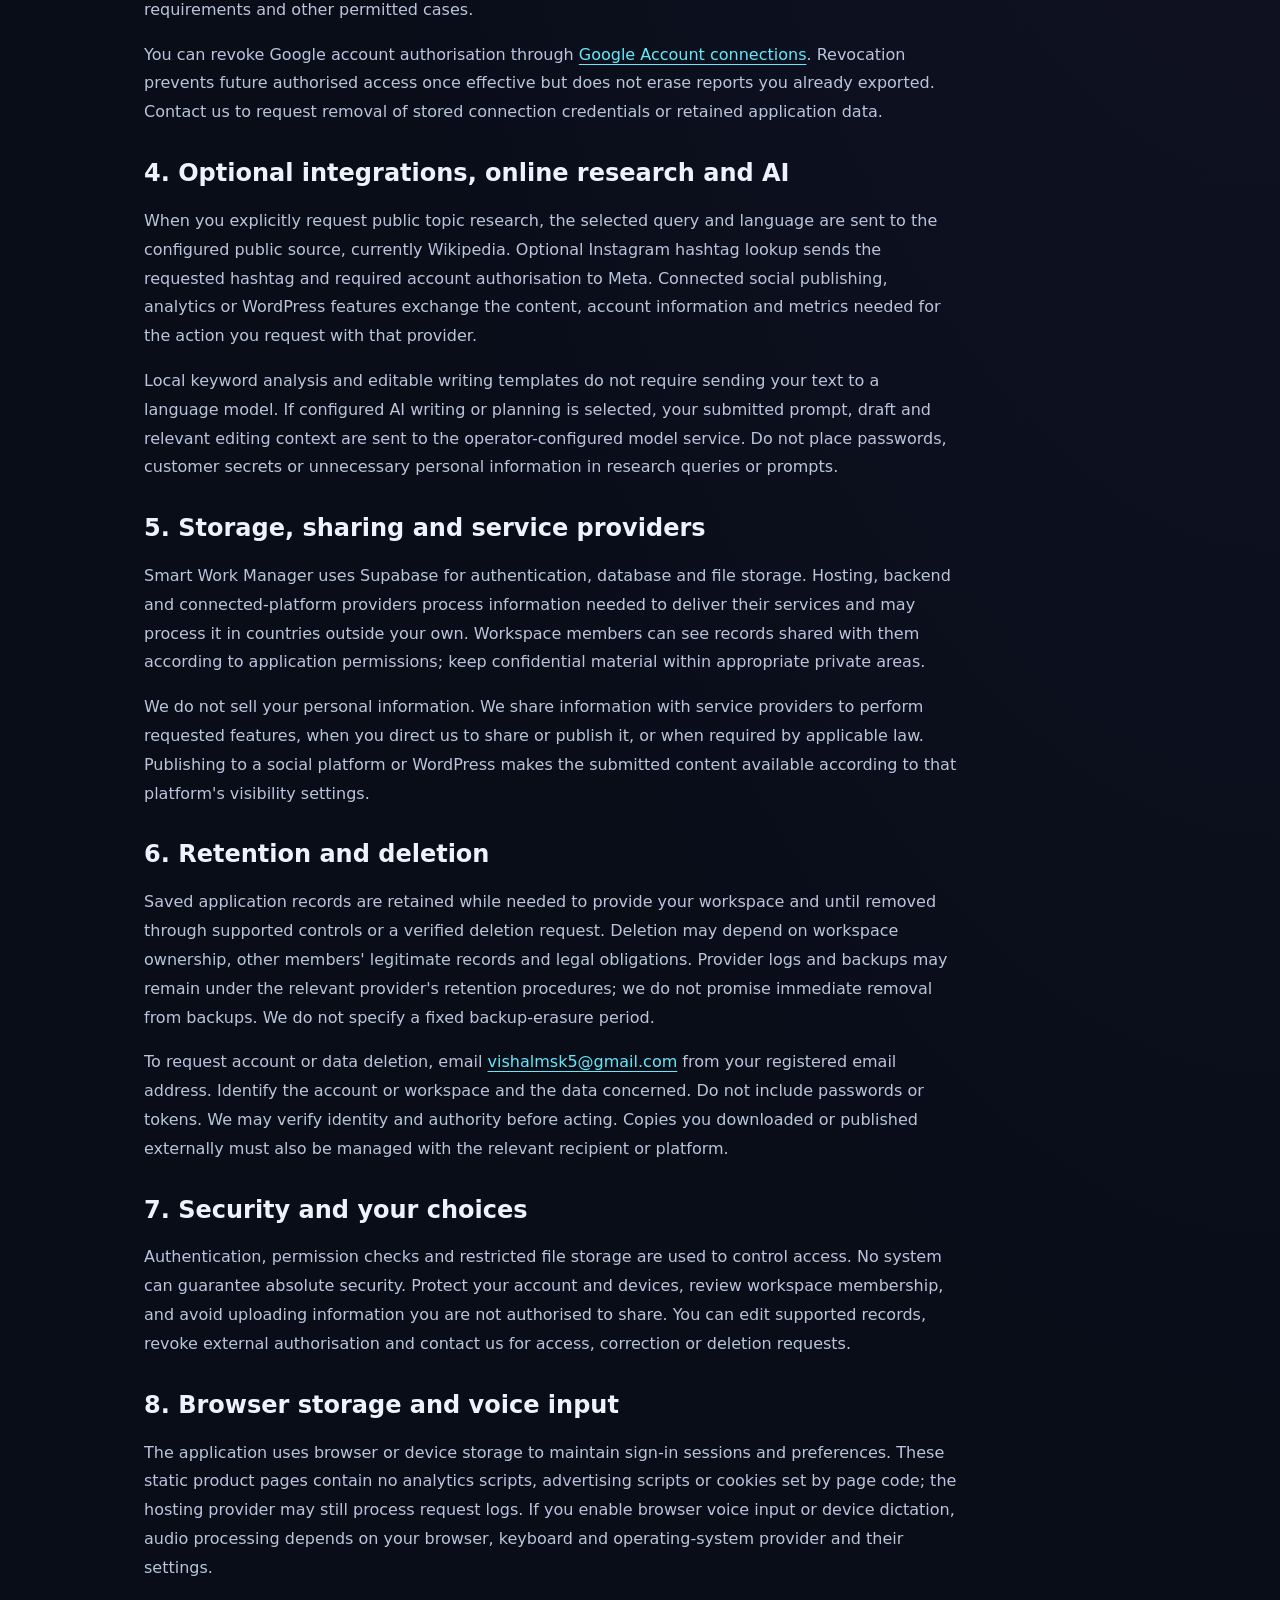
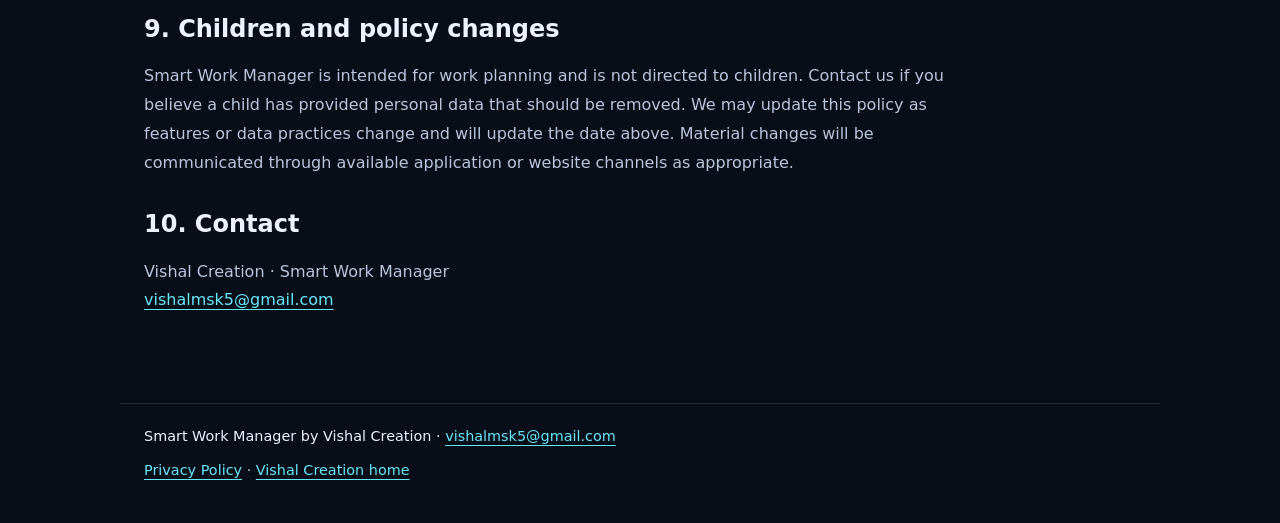
<file: smart-work-manager/privacy-policy.html>
<!doctype html>
<html lang="en"><head><meta charset="utf-8"><meta name="viewport" content="width=device-width,initial-scale=1"><title>Smart Work Manager Privacy Policy | Vishal Creation</title><meta name="description" content="How Smart Work Manager accesses, uses, stores and shares application data and optional Google Ads keyword research data."><link rel="stylesheet" href="./styles.css"><link rel="canonical" href="https://vishalcreation.online/smart-work-manager/privacy-policy.html"></head><body><header><a href="/">Vishal Creation</a><nav aria-label="Main"><a href="./">Smart Work Manager</a><a href="./privacy-policy.html">Privacy Policy</a><a href="mailto:vishalmsk5@gmail.com">Contact</a></nav></header><main><article class="policy"><p class="eyebrow">Vishal Creation · Privacy</p><h1>Smart Work Manager Privacy Policy</h1><p>Last updated: 21 November 2026</p><p>This policy covers Smart Work Manager, its Web and Android application, and these product information pages operated by Vishal Creation. Contact: <a href="mailto:vishalmsk5@gmail.com">vishalmsk5@gmail.com</a>. It does not replace separate policies for our other applications.</p><h2>1. Information the application handles</h2><ul><li>Account and sign-in information, such as your email address and authentication session.</li><li>Work you enter: workspace, client, project and task details; notes; completion dates; report inputs; and uploaded evidence or content attachments.</li><li>Content and research inputs, including drafts, topics, keywords, hashtags, language selections and imported keyword reports.</li><li>When an optional external service is connected, the account identifiers, authorisation credentials and service data needed for the enabled feature.</li><li>Technical request information processed by hosting and backend services, such as IP addresses, request times and errors.</li></ul><h2>2. How we use information</h2><p>We use this information to authenticate users, save and display work, apply workspace permissions, calculate activity reports, handle uploads, support authorised integrations and diagnose failures. Reports reflect recorded data and may be incomplete when records are missing.</p><h2>3. Google Ads access and keyword research</h2><p>The Google Ads keyword integration is being configured. It is available only when the required Google approvals, account permissions and server configuration are in place.</p><p>When enabled, the integration uses an authorised Google Ads account and sends the selected keyword or topic, language and geographic targeting to Google. It retrieves keyword ideas and historical estimates such as average monthly searches and advertiser competition, and displays these results to signed-in application users who can access the configured research feature. These are Google Search estimates, not hashtag popularity or organic SEO difficulty.</p><p>OAuth access credentials and the configured Google Ads customer identifiers are handled on the backend for API requests. They must not be included in public website files, Android bundles or exported reports. The current research endpoint returns results for display rather than saving them as a keyword library. Results may remain in your application session or in files you choose to export. Authentication credentials remain in the configured backend until removed or replaced; access tokens also expire.</p><p>Google Ads data is used to provide the requested research feature. We do not sell Google user data, use it to train general-purpose AI models, or use it for unrelated advertising. We limit Google user-data use and sharing to providing or improving user-facing features, security, applicable legal obligations and other uses permitted by Google's <a href="https://developers.google.com/terms/api-services-user-data-policy">API Services User Data Policy</a>, including its Limited Use requirements. Human access is limited to user-authorised support, security needs, legal requirements and other permitted cases.</p><p>You can revoke Google account authorisation through <a href="https://myaccount.google.com/connections">Google Account connections</a>. Revocation prevents future authorised access once effective but does not erase reports you already exported. Contact us to request removal of stored connection credentials or retained application data.</p><h2>4. Optional integrations, online research and AI</h2><p>When you explicitly request public topic research, the selected query and language are sent to the configured public source, currently Wikipedia. Optional Instagram hashtag lookup sends the requested hashtag and required account authorisation to Meta. Connected social publishing, analytics or WordPress features exchange the content, account information and metrics needed for the action you request with that provider.</p><p>Local keyword analysis and editable writing templates do not require sending your text to a language model. If configured AI writing or planning is selected, your submitted prompt, draft and relevant editing context are sent to the operator-configured model service. Do not place passwords, customer secrets or unnecessary personal information in research queries or prompts.</p><h2>5. Storage, sharing and service providers</h2><p>Smart Work Manager uses Supabase for authentication, database and file storage. Hosting, backend and connected-platform providers process information needed to deliver their services and may process it in countries outside your own. Workspace members can see records shared with them according to application permissions; keep confidential material within appropriate private areas.</p><p>We do not sell your personal information. We share information with service providers to perform requested features, when you direct us to share or publish it, or when required by applicable law. Publishing to a social platform or WordPress makes the submitted content available according to that platform's visibility settings.</p><h2>6. Retention and deletion</h2><p>Saved application records are retained while needed to provide your workspace and until removed through supported controls or a verified deletion request. Deletion may depend on workspace ownership, other members' legitimate records and legal obligations. Provider logs and backups may remain under the relevant provider's retention procedures; we do not promise immediate removal from backups. We do not specify a fixed backup-erasure period.</p><p>To request account or data deletion, email <a href="mailto:vishalmsk5@gmail.com?subject=Smart%20Work%20Manager%20data%20deletion">vishalmsk5@gmail.com</a> from your registered email address. Identify the account or workspace and the data concerned. Do not include passwords or tokens. We may verify identity and authority before acting. Copies you downloaded or published externally must also be managed with the relevant recipient or platform.</p><h2>7. Security and your choices</h2><p>Authentication, permission checks and restricted file storage are used to control access. No system can guarantee absolute security. Protect your account and devices, review workspace membership, and avoid uploading information you are not authorised to share. You can edit supported records, revoke external authorisation and contact us for access, correction or deletion requests.</p><h2>8. Browser storage and voice input</h2><p>The application uses browser or device storage to maintain sign-in sessions and preferences. These static product pages contain no analytics scripts, advertising scripts or cookies set by page code; the hosting provider may still process request logs. If you enable browser voice input or device dictation, audio processing depends on your browser, keyboard and operating-system provider and their settings.</p><h2>9. Children and policy changes</h2><p>Smart Work Manager is intended for work planning and is not directed to children. Contact us if you believe a child has provided personal data that should be removed. We may update this policy as features or data practices change and will update the date above. Material changes will be communicated through available application or website channels as appropriate.</p><h2>10. Contact</h2><p>Vishal Creation · Smart Work Manager<br><a href="mailto:vishalmsk5@gmail.com">vishalmsk5@gmail.com</a></p></article></main><footer>Smart Work Manager by Vishal Creation · <a href="mailto:vishalmsk5@gmail.com">vishalmsk5@gmail.com</a><p><a href="./privacy-policy.html">Privacy Policy</a> · <a href="/">Vishal Creation home</a></p></footer></body></html>
</file>
<file: smart-work-manager/styles.css>
:root{color-scheme:dark;font-family:system-ui,-apple-system,Segoe UI,sans-serif;color:#eef2ff;background:#090d18}*{box-sizing:border-box}body{margin:0;background:radial-gradient(ellipse at top right,#25204466,transparent 60%)}a{color:#67e8f9;text-underline-offset:4px}a:focus-visible{outline:3px solid #67e8f9;outline-offset:5px}header,main,footer{max-width:1040px;margin:auto;padding:24px}header{display:flex;justify-content:space-between;align-items:center;gap:16px;flex-wrap:wrap;border-bottom:1px solid #ffffff20}header a{font-weight:700;text-decoration:none}nav{display:flex;gap:20px;flex-wrap:wrap}.hero{padding:64px 0 36px}.eyebrow{color:#67e8f9;font-size:.8rem;letter-spacing:.14em;text-transform:uppercase}h1{font-size:clamp(2.2rem,7vw,4.2rem);line-height:1.1;letter-spacing:-.04em;max-width:850px}h2{font-size:1.5rem;margin-top:32px}p,li{line-height:1.8;color:#bac5dc}p{max-width:80ch}.lead{font-size:1.2rem;max-width:65ch}.grid{display:grid;grid-template-columns:repeat(auto-fit,minmax(min(100%,260px),1fr));gap:18px}.card{border:1px solid #ffffff20;background:#131a2c;padding:24px;border-radius:18px}.card h2{margin-top:0}.button{display:inline-block;background:linear-gradient(100deg,#376fec,#9356e9);color:white;padding:12px 18px;border-radius:12px;text-decoration:none;font-weight:650;margin:8px 10px 8px 0}.policy{max-width:850px}.policy h1{font-size:clamp(2rem,5vw,3rem)}footer{border-top:1px solid #ffffff20;margin-top:48px;font-size:.9rem}small{color:#bac5dc}
[hidden]{display:none!important}#play-store-pending{background:#252d40;color:#b9c4dc}
</file>
